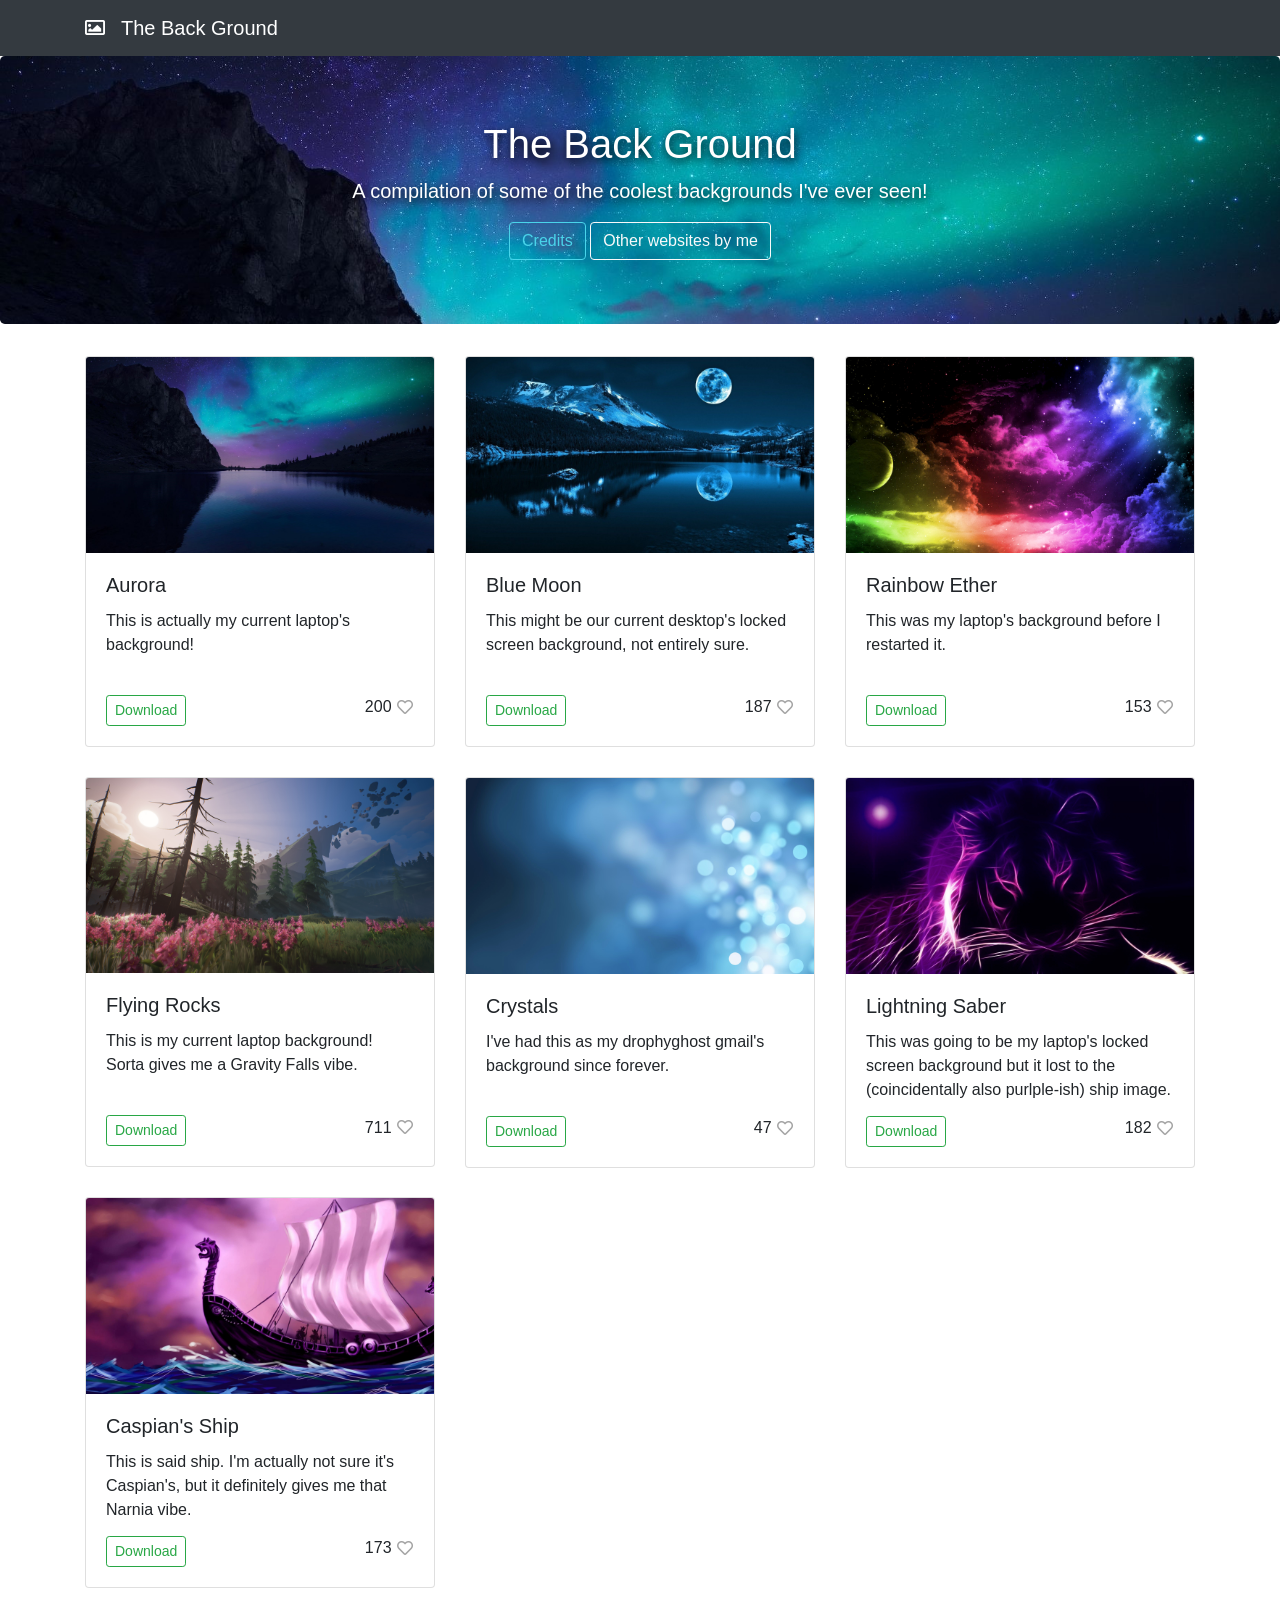
<file: index.html>
<!doctype html>
<html lang="en">
  <head>
    <!-- Required meta tags -->
    <meta charset="utf-8">
    <meta name="viewport" content="width=device-width, initial-scale=1, shrink-to-fit=no">

    <!-- Bootstrap CSS -->
    <link rel="stylesheet" href="https://stackpath.bootstrapcdn.com/bootstrap/4.1.3/css/bootstrap.min.css" integrity="sha384-MCw98/SFnGE8fJT3GXwEOngsV7Zt27NXFoaoApmYm81iuXoPkFOJwJ8ERdknLPMO" crossorigin="anonymous">

    <!--Font awesome-->
    <link rel="stylesheet" href="https://use.fontawesome.com/releases/v5.6.1/css/all.css" integrity="sha384-gfdkjb5BdAXd+lj+gudLWI+BXq4IuLW5IT+brZEZsLFm++aCMlF1V92rMkPaX4PP" crossorigin="anonymous">

    <!--My master css file-->
    <link rel="stylesheet" href="master.css">

    <title>The Back Ground</title>
  </head>
  <body>
     <!--Simple nav-->
     <div class="navbar navbar-dark bg-dark">
        <div class="container">
           <a href="#" class="navbar-brand"><i class="far fa-image mr-3"></i>The Back Ground</a>
        </div>
     </div>
     <!--Jumbotron-->
     <div id="header" class="jumbotron text-center">
        <h1>The Back Ground</h1>
        <p class="lead">A compilation of some of the coolest backgrounds I've ever seen!</p>
        <a href="#" class="btn">Credits</a>
        <a href="#" class="btn btn-outline-light">Other websites by me</a>
     </div>
     <!--Gallery-->
     <div class="container">
        <div class="row">
           <!--Column 1-->
           <div class="col-12 col-xl-4">

             <div class="card">
                <img class="card-img-top" src="images/Aurora.jpg" alt="Picture not found">
                <div class="card-body">
                  <h5 class="card-title">Aurora</h5>
                  <p class="card-text">This is actually my current laptop's background!</p>
                  <div class="d-flex">
                     <div class="mr-auto">
                        <a class="btn btn-sm btn-outline-success" href="#">Download</a>
                     </div>
                     <div>
                        <p class="d-inline">200</p>
                        <a class="btn p-0" href="#"><i class="far fa-heart"></i></a>
                     </div>
                  </div>
                </div>
             </div>

             <div class="card">
                 <img class="card-img-top" src="images/Flying Rocks.jpg" alt="Picture not found">
                 <div class="card-body">
                   <h5 class="card-title">Flying Rocks</h5>
                   <p class="card-text">This is my current laptop background! Sorta gives me a Gravity Falls vibe.</p>
                   <div class="d-flex">
                      <div class="mr-auto">
                         <a class="btn btn-sm btn-outline-success" href="#">Download</a>
                      </div>
                      <div>
                         <p class="d-inline">711</p>
                         <a class="btn p-0" href="#"><i class="far fa-heart"></i></a>
                      </div>
                   </div>
                 </div>
             </div>

             <div class="card">
                <img class="card-img-top" src="images/Lock Screen_Alt_2015-11-22.jpg" alt="Picture not found">
                <div class="card-body">
                  <h5 class="card-title">Caspian's Ship</h5>
                  <p class="card-text">This is said ship. I'm actually not sure it's Caspian's, but it definitely gives me that Narnia vibe.</p>
                  <div class="d-flex">
                     <div class="mr-auto">
                        <a class="btn btn-sm btn-outline-success" href="#">Download</a>
                     </div>
                     <div>
                        <p class="d-inline">173</p>
                        <a class="btn p-0" href="#"><i class="far fa-heart"></i></a>
                     </div>
                  </div>
                </div>
             </div>

           </div>
           <!--Column 2-->
           <div class="col-12 col-xl-4">

             <div class="card">
                 <img class="card-img-top" src="images/Blue Moon.jpg" alt="Picture not found">
                 <div class="card-body">
                   <h5 class="card-title">Blue Moon</h5>
                   <p class="card-text">This might be our current desktop's locked screen background, not entirely sure.</p>
                   <div class="d-flex">
                      <div class="mr-auto">
                         <a class="btn btn-sm btn-outline-success" href="#">Download</a>
                      </div>
                      <div>
                         <p class="d-inline">187</p>
                         <a class="btn p-0" href="#"><i class="far fa-heart"></i></a>
                      </div>
                   </div>
                 </div>
             </div>

             <div class="card">
                 <img class="card-img-top" src="images/gmail_2015-07-10.jpg" alt="Picture not found">
                 <div class="card-body">
                   <h5 class="card-title">Crystals</h5>
                   <p class="card-text">I've had this as my drophyghost gmail's background since forever.</p>
                   <div class="d-flex">
                      <div class="mr-auto">
                         <a class="btn btn-sm btn-outline-success" href="#">Download</a>
                      </div>
                      <div>
                         <p class="d-inline">47</p>
                         <a class="btn p-0" href="#"><i class="far fa-heart"></i></a>
                      </div>
                   </div>
                 </div>
             </div>

          </div>
          <!--Column 3-->
          <div class="col-12 col-xl-4">

            <div class="card">
                <img class="card-img-top" src="images/Desktop_2015-07-09.jpg" alt="Picture not found">
                <div class="card-body">
                  <h5 class="card-title">Rainbow Ether</h5>
                  <p class="card-text">This was my laptop's background before I restarted it.</p>
                  <div class="d-flex">
                     <div class="mr-auto">
                        <a class="btn btn-sm btn-outline-success" href="#">Download</a>
                     </div>
                     <div>
                        <p class="d-inline">153</p>
                        <a class="btn p-0" href="#"><i class="far fa-heart"></i></a>
                     </div>
                  </div>
                </div>
            </div>

            <div class="card">
                <img class="card-img-top" src="images/Lock Screen_2015-11-22.jpg" alt="Picture not found">
                <div class="card-body">
                  <h5 class="card-title">Lightning Saber</h5>
                  <p class="card-text">This was going to be my laptop's locked screen background but it lost to the (coincidentally also purlple-ish) ship image.</p>
                  <div class="d-flex">
                     <div class="mr-auto">
                        <a class="btn btn-sm btn-outline-success" href="#">Download</a>
                     </div>
                     <div>
                        <p class="d-inline">182</p>
                        <a class="btn p-0" href="#"><i class="far fa-heart"></i></a>
                     </div>
                  </div>
                </div>
            </div>

        </div>
     </div>

    <!-- JavaScript for functionality-->
    <!-- jQuery first, then Popper.js, then Bootstrap JS -->
    <script src="https://code.jquery.com/jquery-3.3.1.slim.min.js" integrity="sha384-q8i/X+965DzO0rT7abK41JStQIAqVgRVzpbzo5smXKp4YfRvH+8abtTE1Pi6jizo" crossorigin="anonymous"></script>
    <script src="https://cdnjs.cloudflare.com/ajax/libs/popper.js/1.14.3/umd/popper.min.js" integrity="sha384-ZMP7rVo3mIykV+2+9J3UJ46jBk0WLaUAdn689aCwoqbBJiSnjAK/l8WvCWPIPm49" crossorigin="anonymous"></script>
    <script src="https://stackpath.bootstrapcdn.com/bootstrap/4.1.3/js/bootstrap.min.js" integrity="sha384-ChfqqxuZUCnJSK3+MXmPNIyE6ZbWh2IMqE241rYiqJxyMiZ6OW/JmZQ5stwEULTy" crossorigin="anonymous"></script>
  </body>
</html>
</file>
<file: master.css>
/*Jumbotron*/
#header
{
   background-image: url(images/Aurora.jpg);
   background-repeat: no-repeat;
   background-size: cover;
   /* background-position: center; */
}
#header h1, #header p
{
   color: white;
   text-shadow: 1px 3px 10px black;
}

/*Credits button*/
#header a:nth-of-type(1)
{
   border-color: rgb(73, 212, 234);
   color: rgb(73, 212, 234); /*info color +50 in each*/
}
#header a:nth-of-type(1):hover
{
   color: white;
   border-color:rgb(43, 182, 204);
   background: rgb(43, 182, 204);
}

/*Like symbol*/
.d-flex div:not(.mr-auto) a
{
   color: rgb(164, 164, 164);
}
.d-flex div:not(.mr-auto) a:hover
{
   color: red;
}

/*So the cards aren't on top of each other*/
.card
{
   margin-bottom: 30px;
}

/*So the cards are the same size*/
.card-text
{
   height: 70px; /*Nice size for 3 lines (which is the max atm)*/
}
</file>
